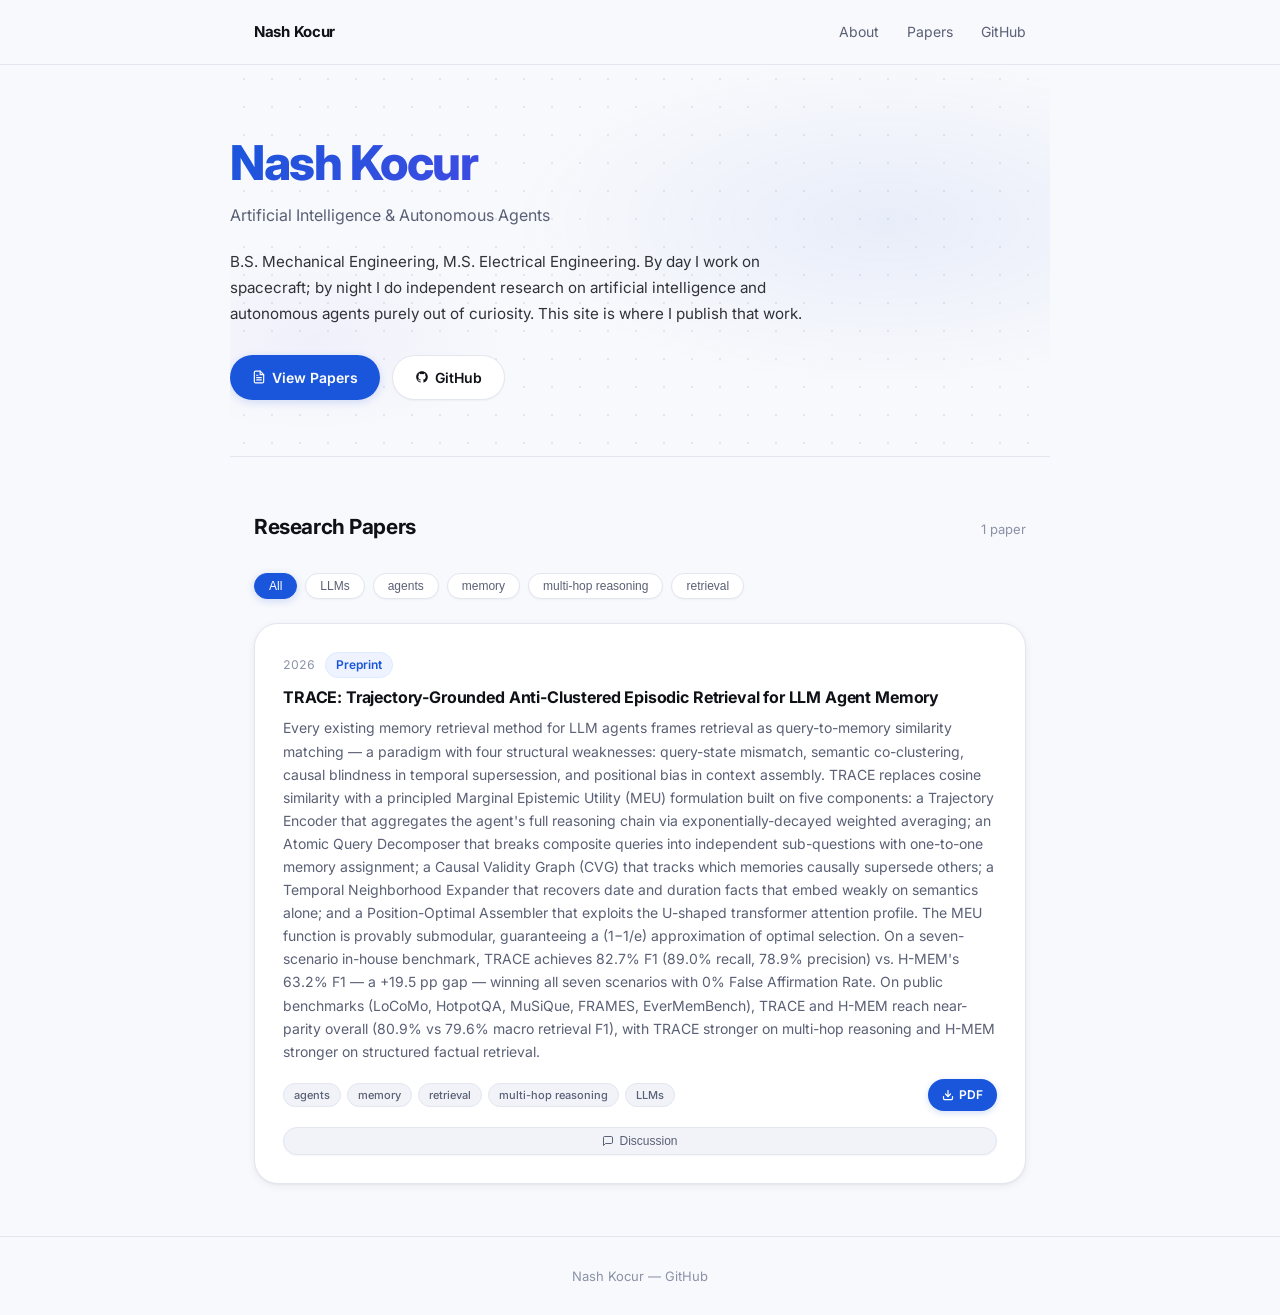
<file: index.html>
<!DOCTYPE html>
<html lang="en">
<head>
  <meta charset="UTF-8" />
  <meta name="viewport" content="width=device-width, initial-scale=1.0" />
  <title>Nash Kocur — AI Research</title>
  <meta name="description" content="Independent AI research by Nash Kocur. B.S. Mechanical Engineering, M.S. Electrical Engineering. Research focus: autonomous agents, LLM memory, multi-agent systems." />
  <meta name="author" content="Nash Kocur" />
  <meta name="robots" content="index, follow" />
  <link rel="canonical" href="https://nkocur.github.io/" />

  <!-- Open Graph -->
  <meta property="og:type" content="website" />
  <meta property="og:url" content="https://nkocur.github.io/" />
  <meta property="og:title" content="Nash Kocur — AI Research" />
  <meta property="og:description" content="Independent AI research by Nash Kocur. Focus: autonomous agents, LLM memory, multi-agent systems." />

  <!-- Twitter Card -->
  <meta name="twitter:card" content="summary" />
  <meta name="twitter:title" content="Nash Kocur — AI Research" />
  <meta name="twitter:description" content="Independent AI research by Nash Kocur. Focus: autonomous agents, LLM memory, multi-agent systems." />

  <!-- Google Scholar citation tags (one block per paper) -->
  <meta name="citation_title" content="TRACE: Trajectory-Grounded Anti-Clustered Episodic Retrieval for LLM Agent Memory" />
  <meta name="citation_author" content="Kocur, Nash" />
  <meta name="citation_publication_date" content="2026" />
  <meta name="citation_pdf_url" content="https://nkocur.github.io/papers/TRACE.pdf" />

  <!-- JSON-LD structured data -->
  <script type="application/ld+json">
  {
    "@context": "https://schema.org",
    "@graph": [
      {
        "@type": "Person",
        "@id": "https://nkocur.github.io/#person",
        "name": "Nash Kocur",
        "url": "https://nkocur.github.io/",
        "sameAs": ["https://github.com/NKocur"],
        "knowsAbout": ["Artificial Intelligence", "Autonomous Agents", "LLM Memory", "Machine Learning"]
      },
      {
        "@type": "ScholarlyArticle",
        "headline": "TRACE: Trajectory-Grounded Anti-Clustered Episodic Retrieval for LLM Agent Memory",
        "author": { "@id": "https://nkocur.github.io/#person" },
        "datePublished": "2026",
        "description": "TRACE replaces query-to-memory similarity matching with a principled Marginal Epistemic Utility formulation, achieving 82.7% F1 on a seven-scenario in-house benchmark vs H-MEM's 63.2% F1.",
        "url": "https://nkocur.github.io/",
        "sameAs": "https://nkocur.github.io/papers/TRACE.pdf",
        "keywords": ["LLM agents", "memory retrieval", "trajectory encoding", "submodular optimization", "episodic memory"]
      }
    ]
  }
  </script>
  <link rel="preconnect" href="https://fonts.googleapis.com" />
  <link rel="preconnect" href="https://fonts.gstatic.com" crossorigin />
  <link href="https://fonts.googleapis.com/css2?family=Inter:wght@400;500;600;700&display=swap" rel="stylesheet" />
  <link rel="stylesheet" href="style.css" />
</head>
<body>

  <!-- ── Nav ──────────────────────────────────────────────── -->
  <nav>
    <div class="nav-inner">
      <span class="nav-brand">Nash Kocur</span>
      <ul class="nav-links">
        <li><a href="#about">About</a></li>
        <li><a href="#papers">Papers</a></li>
        <li><a href="https://github.com/NKocur" target="_blank" rel="noopener">GitHub</a></li>
      </ul>
    </div>
  </nav>

  <!-- ── Hero / About ──────────────────────────────────────── -->
  <section id="about">
    <div class="container hero">
      <h1 class="hero-name">Nash Kocur</h1>
      <p class="hero-tagline">Artificial Intelligence &amp; Autonomous Agents</p>
      <p class="hero-bio">
        B.S. Mechanical Engineering, M.S. Electrical Engineering. By day I work on spacecraft;
        by night I do independent research on artificial intelligence and autonomous agents purely
        out of curiosity. This site is where I publish that work.
      </p>
      <div class="hero-links">
        <a class="btn btn-primary" href="#papers">
          <!-- paper icon -->
          <svg width="14" height="14" viewBox="0 0 24 24" fill="none" stroke="currentColor" stroke-width="2" stroke-linecap="round" stroke-linejoin="round"><path d="M14 2H6a2 2 0 0 0-2 2v16a2 2 0 0 0 2 2h12a2 2 0 0 0 2-2V8z"/><polyline points="14 2 14 8 20 8"/><line x1="16" y1="13" x2="8" y2="13"/><line x1="16" y1="17" x2="8" y2="17"/><polyline points="10 9 9 9 8 9"/></svg>
          View Papers
        </a>
        <a class="btn btn-outline" href="https://github.com/NKocur" target="_blank" rel="noopener">
          <!-- github icon -->
          <svg width="14" height="14" viewBox="0 0 24 24" fill="currentColor"><path d="M12 2C6.477 2 2 6.477 2 12c0 4.418 2.865 8.166 6.839 9.489.5.092.682-.217.682-.482 0-.237-.009-.868-.013-1.703-2.782.604-3.369-1.342-3.369-1.342-.454-1.154-1.11-1.462-1.11-1.462-.908-.62.069-.608.069-.608 1.003.07 1.531 1.03 1.531 1.03.892 1.529 2.341 1.087 2.91.832.092-.647.35-1.088.636-1.338-2.22-.253-4.555-1.11-4.555-4.943 0-1.091.39-1.984 1.029-2.683-.103-.253-.446-1.27.098-2.647 0 0 .84-.269 2.75 1.025A9.578 9.578 0 0 1 12 6.836a9.59 9.59 0 0 1 2.504.337c1.909-1.294 2.747-1.025 2.747-1.025.546 1.377.202 2.394.1 2.647.64.699 1.028 1.592 1.028 2.683 0 3.842-2.339 4.687-4.566 4.935.359.309.678.919.678 1.852 0 1.336-.012 2.415-.012 2.741 0 .267.18.578.688.48C19.138 20.163 22 16.418 22 12c0-5.523-4.477-10-10-10z"/></svg>
          GitHub
        </a>
      </div>
    </div>
  </section>

  <!-- ── Papers ─────────────────────────────────────────────── -->
  <section id="papers" class="section">
    <div class="container">
      <div class="section-header">
        <h2 class="section-title">Research Papers</h2>
        <span class="paper-count" id="paper-count"></span>
      </div>

      <!-- Tag filter -->
      <div class="filter-bar" id="filter-bar">
        <button class="filter-btn active" data-tag="all">All</button>
        <!-- additional tag buttons injected by script -->
      </div>

      <div class="papers-list" id="papers-list">
        <!-- cards injected by script -->
      </div>
    </div>
  </section>

  <!-- ── Footer ─────────────────────────────────────────────── -->
  <footer>
    <div class="container">
      <p>Nash Kocur &mdash; <a href="https://github.com/NKocur" target="_blank" rel="noopener">GitHub</a></p>
    </div>
  </footer>

  <script src="papers.js"></script>
  <script>
    // ── Build tag filter ──────────────────────────────────────
    const allTags = [...new Set(PAPERS.flatMap(p => p.tags))].sort();
    const filterBar = document.getElementById("filter-bar");

    allTags.forEach(tag => {
      const btn = document.createElement("button");
      btn.className = "filter-btn";
      btn.dataset.tag = tag;
      btn.textContent = tag;
      filterBar.appendChild(btn);
    });

    let activeTag = "all";

    filterBar.addEventListener("click", e => {
      if (!e.target.matches(".filter-btn")) return;
      activeTag = e.target.dataset.tag;
      filterBar.querySelectorAll(".filter-btn").forEach(b => b.classList.remove("active"));
      e.target.classList.add("active");
      renderPapers();
    });

    // ── Render paper cards ────────────────────────────────────
    function renderPapers() {
      const list = document.getElementById("papers-list");
      const count = document.getElementById("paper-count");

      const filtered = activeTag === "all"
        ? PAPERS
        : PAPERS.filter(p => p.tags.includes(activeTag));

      // sort newest first
      filtered.sort((a, b) => b.year - a.year);

      count.textContent = `${filtered.length} paper${filtered.length !== 1 ? "s" : ""}`;

      if (filtered.length === 0) {
        list.innerHTML = `<div class="empty-state">No papers match this filter.</div>`;
        return;
      }

      list.innerHTML = filtered.map(p => `
        <article class="paper-card">
          <div class="paper-meta">
            <span class="paper-year">${p.year}</span>
            <span class="paper-venue">${escHtml(p.venue)}</span>
          </div>
          <h3 class="paper-title">${escHtml(p.title)}</h3>
          <p class="paper-abstract">${escHtml(p.abstract)}</p>
          <div class="paper-footer">
            <div class="paper-tags">
              ${p.tags.map(t => `<span class="tag">${escHtml(t)}</span>`).join("")}
            </div>
            ${p.pdf ? `
              <a class="pdf-btn" href="${escHtml(p.pdf)}" target="_blank" rel="noopener">
                <svg width="12" height="12" viewBox="0 0 24 24" fill="none" stroke="currentColor" stroke-width="2.5" stroke-linecap="round" stroke-linejoin="round"><path d="M21 15v4a2 2 0 0 1-2 2H5a2 2 0 0 1-2-2v-4"/><polyline points="7 10 12 15 17 10"/><line x1="12" y1="15" x2="12" y2="3"/></svg>
                PDF
              </a>` : ""}
          </div>
          <button class="discuss-btn" data-title="${escHtml(p.title)}" onclick="toggleDiscussion(this)">
            <svg width="12" height="12" viewBox="0 0 24 24" fill="none" stroke="currentColor" stroke-width="2" stroke-linecap="round" stroke-linejoin="round"><path d="M21 15a2 2 0 0 1-2 2H7l-4 4V5a2 2 0 0 1 2-2h14a2 2 0 0 1 2 2z"/></svg>
            Discussion
          </button>
          <div class="giscus-wrap" style="display:none;"></div>
        </article>
      `).join("");
    }

    function escHtml(str) {
      return String(str)
        .replace(/&/g, "&amp;")
        .replace(/</g, "&lt;")
        .replace(/>/g, "&gt;")
        .replace(/"/g, "&quot;");
    }

    renderPapers();

    // ── Giscus per-paper discussion ───────────────────────────
    function toggleDiscussion(btn) {
      const paperTitle = btn.dataset.title;
      const wrap = btn.nextElementSibling;
      const isOpen = btn.classList.toggle("open");
      wrap.style.display = isOpen ? "block" : "none";

      // Only inject giscus once per card
      if (isOpen && !wrap.dataset.loaded) {
        wrap.dataset.loaded = "1";
        const s = document.createElement("script");
        s.src = "https://giscus.app/client.js";
        s.setAttribute("data-repo", "NKocur/NKocur.github.io");
        s.setAttribute("data-repo-id", "R_kgDORmZYYQ");
        s.setAttribute("data-category", "General");
        s.setAttribute("data-category-id", "DIC_kwDORmZYYc4C4U-t");
        s.setAttribute("data-mapping", "specific");
        s.setAttribute("data-term", paperTitle);
        s.setAttribute("data-strict", "0");
        s.setAttribute("data-reactions-enabled", "1");
        s.setAttribute("data-emit-metadata", "0");
        s.setAttribute("data-input-position", "bottom");
        s.setAttribute("data-theme", "dark");
        s.setAttribute("data-lang", "en");
        s.setAttribute("crossorigin", "anonymous");
        s.async = true;
        wrap.appendChild(s);
      }

      btn.innerHTML = `
        <svg width="12" height="12" viewBox="0 0 24 24" fill="none" stroke="currentColor" stroke-width="2" stroke-linecap="round" stroke-linejoin="round"><path d="M21 15a2 2 0 0 1-2 2H7l-4 4V5a2 2 0 0 1 2-2h14a2 2 0 0 1 2 2z"/></svg>
        ${isOpen ? "Hide Discussion" : "Discussion"}
      `;
    }
  </script>
</body>
</html>
</file>
<file: style.css>
/* ── Reset & base ─────────────────────────────────────────── */
*, *::before, *::after { box-sizing: border-box; margin: 0; padding: 0; }

:root {
  /* Colors */
  --blue:        #1A56DB;
  --blue-dark:   #1347C4;
  --blue-light:  #EEF3FF;
  --blue-mid:    #DDEAFF;
  --indigo:      #4F46E5;
  --purple:      #7C3AED;

  --bg:          #F8F9FC;
  --surface:     #FFFFFF;
  --surface-2:   #F1F3F9;
  --surface-3:   #E8ECF5;

  --text:        #0F1117;
  --muted:       #5A6075;
  --subtle:      #8B92A8;

  --border:      #E2E6EF;
  --border-lt:   #EDF0F7;

  /* Radius */
  --radius-sm:   8px;
  --radius-md:   12px;
  --radius-lg:   18px;
  --radius-xl:   24px;
  --radius-pill: 100px;

  /* Shadows */
  --shadow-xs: 0 1px 2px rgba(15,17,23,0.04);
  --shadow-sm: 0 2px 8px rgba(15,17,23,0.06), 0 1px 2px rgba(15,17,23,0.04);
  --shadow-md: 0 4px 20px rgba(15,17,23,0.08), 0 2px 6px rgba(15,17,23,0.04);
  --shadow-lg: 0 16px 48px rgba(15,17,23,0.10), 0 4px 12px rgba(15,17,23,0.06);

  /* Motion */
  --transition: 200ms cubic-bezier(0.25, 0.46, 0.45, 0.94);

  --max-w: 820px;
  --nav-h: 64px;
}

html { scroll-behavior: smooth; }

body {
  background: var(--bg);
  color: var(--text);
  font-family: 'Inter', system-ui, -apple-system, sans-serif;
  font-size: 15px;
  line-height: 1.7;
  min-height: 100vh;
}

a { color: var(--blue); text-decoration: none; }
a:hover { text-decoration: underline; }

/* ── Layout ───────────────────────────────────────────────── */
.container {
  max-width: var(--max-w);
  margin: 0 auto;
  padding: 0 24px;
}

/* ── Nav ──────────────────────────────────────────────────── */
nav {
  border-bottom: 1px solid var(--border);
  position: sticky;
  top: 0;
  background: rgba(248, 249, 252, 0.88);
  backdrop-filter: blur(16px);
  -webkit-backdrop-filter: blur(16px);
  z-index: 100;
}

.nav-inner {
  max-width: var(--max-w);
  margin: 0 auto;
  padding: 0 24px;
  height: var(--nav-h);
  display: flex;
  align-items: center;
  justify-content: space-between;
}

.nav-brand {
  font-weight: 700;
  font-size: 15px;
  color: var(--text);
  letter-spacing: -0.02em;
}

.nav-links {
  display: flex;
  gap: 28px;
  list-style: none;
}

.nav-links a {
  color: var(--muted);
  font-size: 14px;
  transition: color var(--transition);
}

.nav-links a:hover { color: var(--text); text-decoration: none; }

/* ── Hero ─────────────────────────────────────────────────── */
.hero {
  padding: 72px 0 56px;
  border-bottom: 1px solid var(--border);
  position: relative;
  overflow: hidden;
}

/* Subtle grid background */
.hero::before {
  content: "";
  position: absolute;
  inset: 0;
  background-image: radial-gradient(#CBD5E1 1px, transparent 1px);
  background-size: 28px 28px;
  opacity: 0.5;
  pointer-events: none;
}

/* Blue glow */
.hero::after {
  content: "";
  position: absolute;
  inset: 0;
  background:
    radial-gradient(ellipse 65% 60% at 80% 40%, rgba(26,86,219,0.07), transparent 70%),
    radial-gradient(ellipse 40% 40% at 10% 70%, rgba(79,70,229,0.05), transparent 60%);
  pointer-events: none;
}

.hero > * { position: relative; z-index: 1; }

.hero-name {
  font-size: clamp(2rem, 5vw, 3rem);
  font-weight: 800;
  letter-spacing: -0.03em;
  line-height: 1.1;
  background: linear-gradient(135deg, #1A56DB 0%, #4F46E5 50%, #7C3AED 100%);
  -webkit-background-clip: text;
  -webkit-text-fill-color: transparent;
  background-clip: text;
  margin-bottom: 12px;
}

.hero-tagline {
  color: var(--muted);
  font-size: 1rem;
  margin-bottom: 20px;
}

.hero-bio {
  max-width: 600px;
  color: var(--text);
  opacity: 0.85;
  font-size: 0.95rem;
  margin-bottom: 28px;
}

.hero-links {
  display: flex;
  gap: 12px;
  flex-wrap: wrap;
}

/* ── Buttons ──────────────────────────────────────────────── */
.btn {
  display: inline-flex;
  align-items: center;
  gap: 6px;
  padding: 10px 22px;
  border-radius: var(--radius-pill);
  font-size: 14px;
  font-weight: 600;
  transition: all var(--transition);
  cursor: pointer;
  border: none;
  text-decoration: none;
}

.btn-primary {
  background: var(--blue);
  color: #fff;
  box-shadow: 0 2px 8px rgba(26,86,219,0.18);
}

.btn-primary:hover {
  background: var(--blue-dark);
  box-shadow: 0 6px 20px rgba(26,86,219,0.28);
  transform: translateY(-1px);
  text-decoration: none;
  color: #fff;
}

.btn-outline {
  background: var(--surface);
  color: var(--text);
  border: 1px solid var(--border);
  box-shadow: var(--shadow-xs);
}

.btn-outline:hover {
  border-color: var(--blue);
  color: var(--blue);
  transform: translateY(-1px);
  box-shadow: var(--shadow-sm);
  text-decoration: none;
}

/* ── Section titles ───────────────────────────────────────── */
.section { padding: 52px 0; }

.section-header {
  display: flex;
  align-items: baseline;
  justify-content: space-between;
  margin-bottom: 28px;
  flex-wrap: wrap;
  gap: 12px;
}

.section-title {
  font-size: 1.3rem;
  font-weight: 700;
  letter-spacing: -0.02em;
  color: var(--text);
}

.paper-count {
  font-size: 13px;
  color: var(--subtle);
}

/* ── Filter bar ───────────────────────────────────────────── */
.filter-bar {
  display: flex;
  gap: 8px;
  flex-wrap: wrap;
  margin-bottom: 24px;
}

.filter-btn {
  background: var(--surface);
  color: var(--muted);
  border: 1px solid var(--border);
  padding: 5px 14px;
  border-radius: var(--radius-pill);
  font-size: 12px;
  font-weight: 500;
  cursor: pointer;
  transition: all var(--transition);
  box-shadow: var(--shadow-xs);
}

.filter-btn:hover,
.filter-btn.active {
  background: var(--blue);
  color: #fff;
  border-color: var(--blue);
  box-shadow: 0 2px 8px rgba(26,86,219,0.2);
}

/* ── Paper cards ──────────────────────────────────────────── */
.papers-list {
  display: flex;
  flex-direction: column;
  gap: 16px;
}

.paper-card {
  background: var(--surface);
  border: 1px solid var(--border);
  border-radius: var(--radius-xl);
  padding: 28px;
  box-shadow: var(--shadow-sm);
  transition: all var(--transition);
}

.paper-card:hover {
  box-shadow: var(--shadow-md);
  transform: translateY(-2px);
  border-color: var(--border-lt);
}

.paper-meta {
  display: flex;
  align-items: center;
  gap: 10px;
  margin-bottom: 8px;
  flex-wrap: wrap;
}

.paper-year {
  font-size: 12px;
  color: var(--subtle);
  font-variant-numeric: tabular-nums;
}

.paper-venue {
  font-size: 12px;
  color: var(--blue);
  font-weight: 600;
  background: var(--blue-light);
  border: 1px solid var(--blue-mid);
  padding: 2px 10px;
  border-radius: var(--radius-pill);
}

.paper-title {
  font-size: 1rem;
  font-weight: 700;
  letter-spacing: -0.01em;
  margin-bottom: 8px;
  line-height: 1.4;
  color: var(--text);
}

.paper-abstract {
  font-size: 0.875rem;
  color: var(--muted);
  line-height: 1.65;
  margin-bottom: 16px;
}

.paper-footer {
  display: flex;
  align-items: center;
  justify-content: space-between;
  flex-wrap: wrap;
  gap: 10px;
}

.paper-tags {
  display: flex;
  gap: 6px;
  flex-wrap: wrap;
}

.tag {
  background: var(--surface-2);
  color: var(--muted);
  border: 1px solid var(--border);
  padding: 2px 10px;
  border-radius: var(--radius-pill);
  font-size: 11px;
  font-weight: 500;
}

.pdf-btn {
  display: inline-flex;
  align-items: center;
  gap: 5px;
  background: var(--blue);
  color: #fff;
  border: none;
  padding: 6px 14px;
  border-radius: var(--radius-pill);
  font-size: 12px;
  font-weight: 600;
  transition: all var(--transition);
  flex-shrink: 0;
  box-shadow: 0 2px 6px rgba(26,86,219,0.2);
}

.pdf-btn:hover {
  background: var(--blue-dark);
  box-shadow: 0 4px 12px rgba(26,86,219,0.3);
  transform: translateY(-1px);
  color: #fff;
  text-decoration: none;
}

/* ── Discussion toggle ────────────────────────────────────── */
.discuss-btn {
  display: inline-flex;
  align-items: center;
  gap: 5px;
  background: var(--surface-2);
  color: var(--muted);
  border: 1px solid var(--border);
  padding: 6px 14px;
  border-radius: var(--radius-pill);
  font-size: 12px;
  font-weight: 500;
  cursor: pointer;
  transition: all var(--transition);
  margin-top: 16px;
  width: 100%;
  justify-content: center;
  box-shadow: var(--shadow-xs);
}

.discuss-btn:hover { border-color: var(--blue); color: var(--blue); background: var(--blue-light); }
.discuss-btn.open  { border-color: var(--blue); color: var(--blue); background: var(--blue-light); }

.giscus-wrap {
  margin-top: 16px;
  border-top: 1px solid var(--border);
  padding-top: 16px;
}

/* ── Empty state ──────────────────────────────────────────── */
.empty-state {
  text-align: center;
  padding: 48px 24px;
  color: var(--subtle);
  font-size: 0.9rem;
}

/* ── Footer ───────────────────────────────────────────────── */
footer {
  border-top: 1px solid var(--border);
  padding: 28px 0;
  text-align: center;
  color: var(--subtle);
  font-size: 13px;
}

footer a { color: var(--subtle); }
footer a:hover { color: var(--blue); }

/* ── Responsive ───────────────────────────────────────────── */
@media (max-width: 600px) {
  .nav-links { gap: 16px; }
  .hero { padding: 48px 0 40px; }
}
</file>
